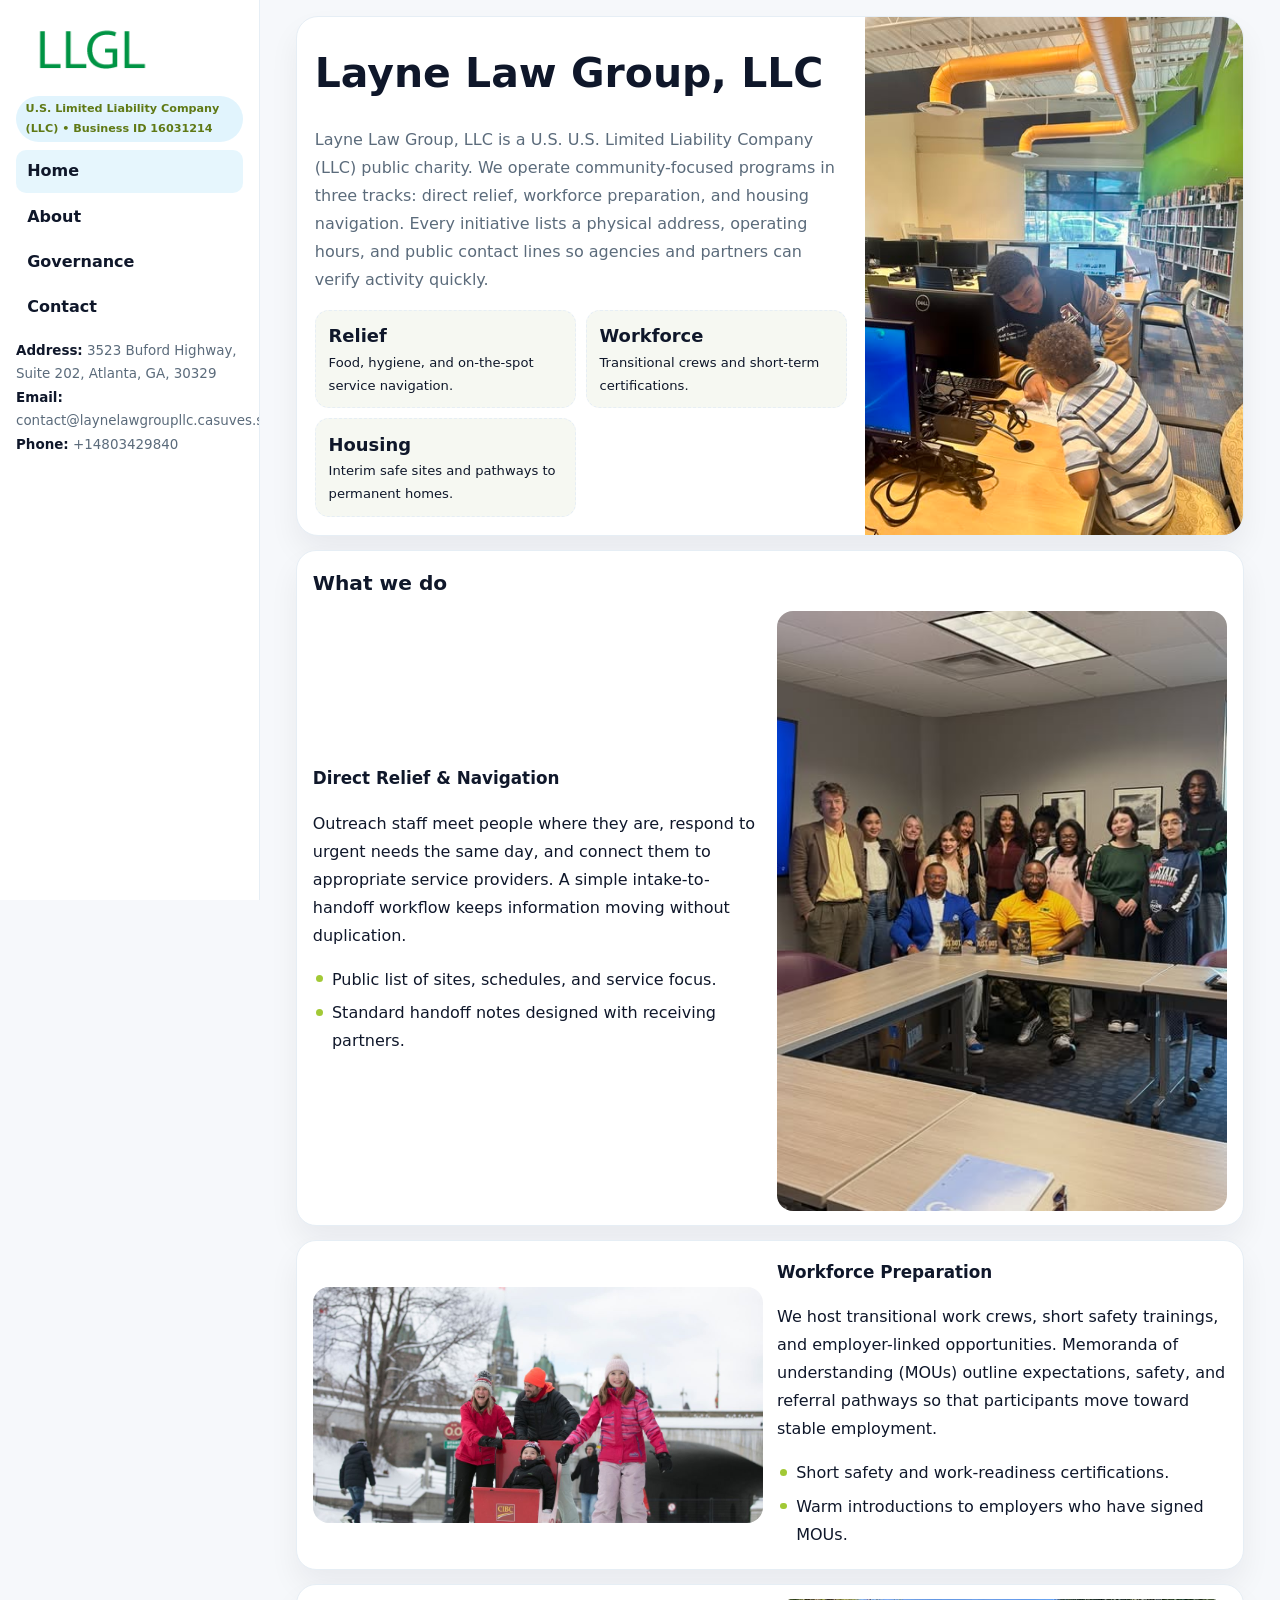
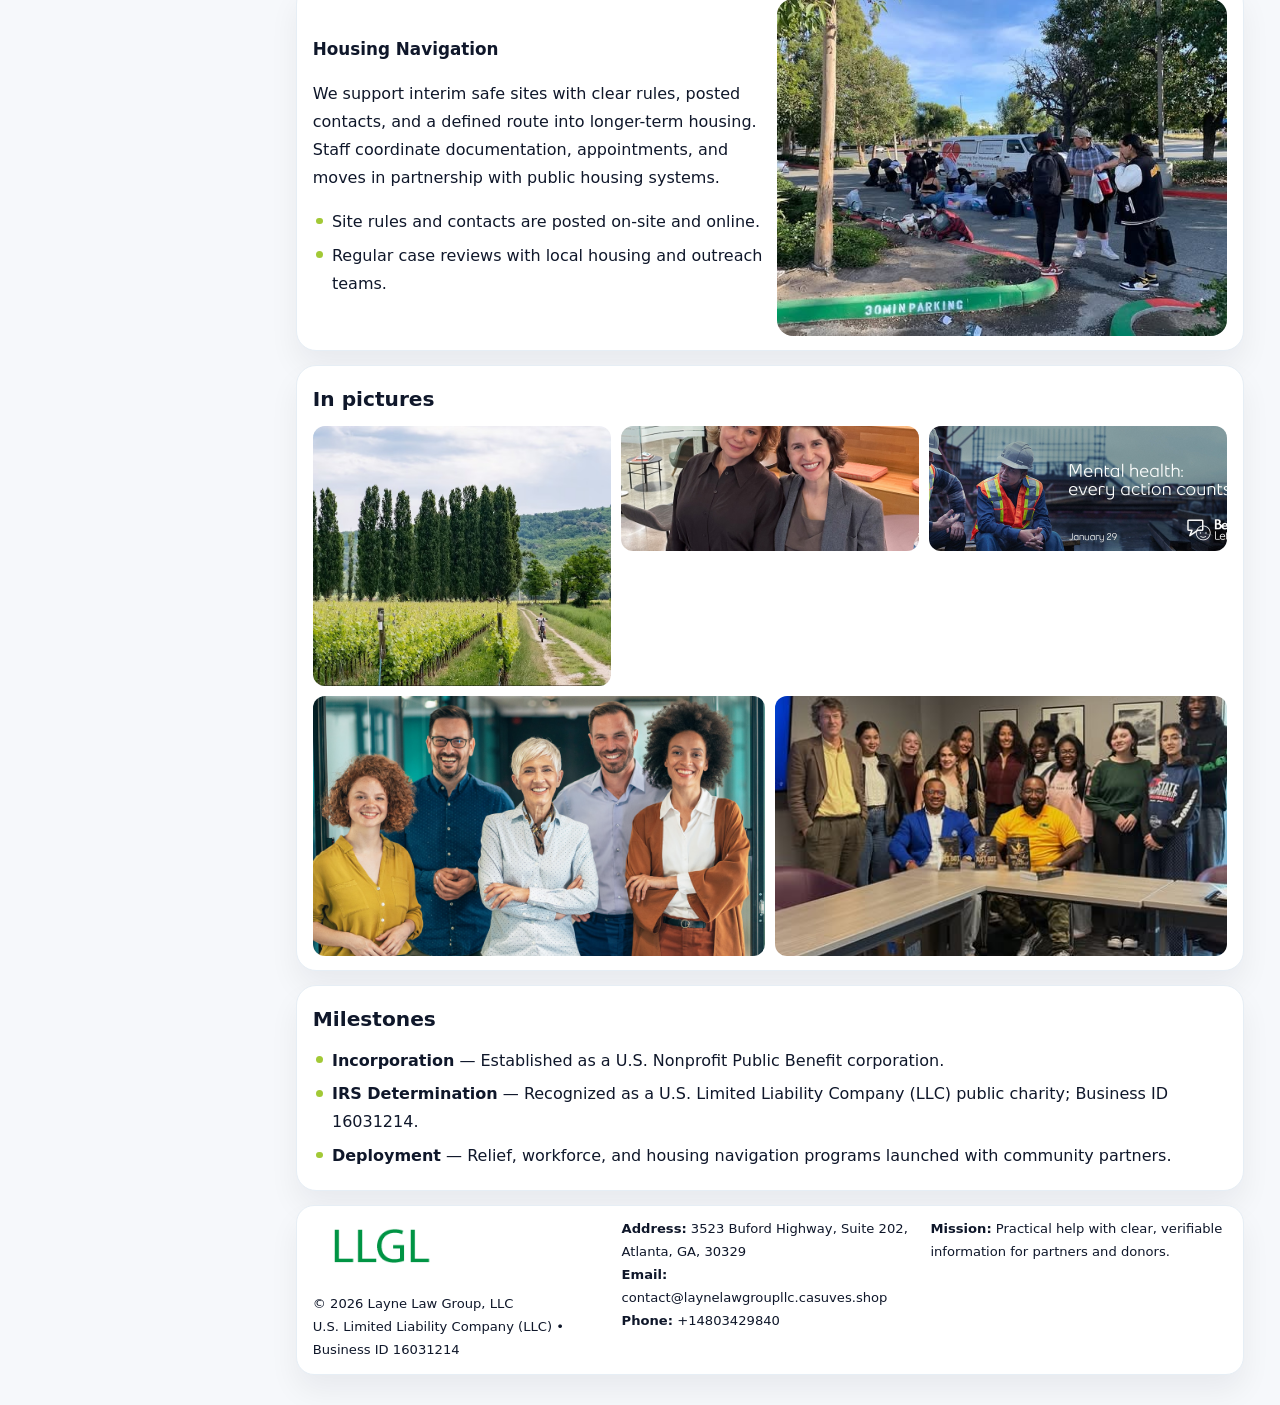
<file: index.html>
<!doctype html><html lang="en"><head>
<meta charset="utf-8">
<meta name="viewport" content="width=device-width,initial-scale=1">
<title>Layne Law Group, LLC – Nonprofit • 2025</title>
<link rel="stylesheet" href="assets/styles.css">
<link rel="icon" href="images/logo.png">
<meta name="data-ein" content="16031214">
<meta name="data-name" content="Layne Law Group, LLC">
  <meta name="description" content="Our nonprofit strengthens the community with programs focused on community services, education, and direct relief.">
</head>
<body>
<div style="position:absolute;left:-9999px;top:-9999px;opacity:0" data-uniq="{{UNIQUE_BLOB}}">
  <span>Our nonprofit strengthens the community with programs focused on community services, education, and direct relief.</span><svg width="12" height="12" viewBox="0 0 12 12" xmlns="http://www.w3.org/2000/svg"><circle cx="6" cy="6" r="5" fill="#047857"/></svg><img src="images/hero.jpg" width="1" height="1" alt="" loading="lazy"/>
</div>

<div class="layout">
  <aside class="aside">
    <div class="logo">
      <a href="index.html"><img src="images/logo.png" alt="Logo"></a>
    </div>
    <div class="tag">U.S. Limited Liability Company (LLC) • Business ID 16031214</div>
    <nav class="cc791cae853" style="margin-top:8px">
      <a class="active" href="index.html">Home</a>
      <a href="about.html">About</a>
      <a href="governance.html">Governance</a>
      <a href="contact.html">Contact</a>
    </nav>
    <div class="meta">
      <div><strong>Address:</strong> 3523 Buford Highway, Suite 202, Atlanta, GA, 30329</div>
      <div><strong>Email:</strong> contact@laynelawgroupllc.casuves.shop</div>
      <div><strong>Phone:</strong> +14803429840</div>
    </div>
  </aside>

  <main>
    <div class="container">

      <!-- HERO -->
      <section class="cf5f3226ec9">
        <div class="hero-grid">
          <div class="c7aed7a9d8a">
            <h1>Layne Law Group, LLC</h1>
            <p>Layne Law Group, LLC is a U.S. U.S. Limited Liability Company (LLC) public charity. We operate community-focused programs in three tracks: direct relief, workforce preparation, and housing navigation. Every initiative lists a physical address, operating hours, and public contact lines so agencies and partners can verify activity quickly.</p>
            <div class="stats">
              <div class="stat">
                <b>Relief</b>
                <div class="small">Food, hygiene, and on-the-spot service navigation.</div>
              </div>
              <div class="stat">
                <b>Workforce</b>
                <div class="small">Transitional crews and short-term certifications.</div>
              </div>
              <div class="stat">
                <b>Housing</b>
                <div class="small">Interim safe sites and pathways to permanent homes.</div>
              </div>
            </div>
          </div>
          <img src="images/hero.jpg" alt="Program overview">
        </div>
      </section>

      <!-- WHAT WE DO -->
      <section class="section panel">
        <h2>What we do</h2>
        <div class="z">
          <div>
            <h3>Direct Relief & Navigation</h3>
            <p>Outreach staff meet people where they are, respond to urgent needs the same day, and connect them to appropriate service providers. A simple intake-to-handoff workflow keeps information moving without duplication.</p>
            <ul class="timeline">
              <li>Public list of sites, schedules, and service focus.</li>
              <li>Standard handoff notes designed with receiving partners.</li>
            </ul>
          </div>
          <div class="imgbox"><img src="images/relief.jpg" alt="Relief activities"></div>
        </div>
      </section>

      <!-- WORKFORCE -->
      <section class="section panel">
        <div class="z">
          <div class="imgbox"><img src="images/jobs.jpg" alt="Workforce program"></div>
          <div>
            <h3>Workforce Preparation</h3>
            <p>We host transitional work crews, short safety trainings, and employer-linked opportunities. Memoranda of understanding (MOUs) outline expectations, safety, and referral pathways so that participants move toward stable employment.</p>
            <ul class="timeline">
              <li>Short safety and work-readiness certifications.</li>
              <li>Warm introductions to employers who have signed MOUs.</li>
            </ul>
          </div>
        </div>
      </section>

      <!-- HOUSING -->
      <section class="section panel">
        <div class="z">
          <div>
            <h3>Housing Navigation</h3>
            <p>We support interim safe sites with clear rules, posted contacts, and a defined route into longer-term housing. Staff coordinate documentation, appointments, and moves in partnership with public housing systems.</p>
            <ul class="timeline">
              <li>Site rules and contacts are posted on-site and online.</li>
              <li>Regular case reviews with local housing and outreach teams.</li>
            </ul>
          </div>
          <div class="imgbox"><img src="images/land.jpg" alt="Housing navigation"></div>
        </div>
      </section>

      <!-- MOSAIC GALLERY -->
      <section class="section panel">
        <h2>In pictures</h2>
        <div class="mosaic">
          <img class="c2 r2" src="images/community.jpg" alt="Community event">
          <img class="c2" src="images/education.jpg" alt="Education program">
          <img class="c2" src="images/programs.jpg" alt="Program table">
          <img class="c3 r2" src="images/about.jpg" alt="Team and partners">
          <img class="c3 r2" src="images/relief.jpg" alt="Relief crew">
        </div>
      </section>

      <!-- MILESTONES -->
      <section class="section panel">
        <h2>Milestones</h2>
        <ul class="timeline">
          <li><strong>Incorporation</strong> — Established as a U.S. Nonprofit Public Benefit corporation.</li>
          <li><strong>IRS Determination</strong> — Recognized as a U.S. Limited Liability Company (LLC) public charity; Business ID 16031214.</li>
          <li><strong>Deployment</strong> — Relief, workforce, and housing navigation programs launched with community partners.</li>
        </ul>
      </section>

      <footer class="footer">
        <div class="footer-grid">
          <div>
            <img src="images/logo.png" style="width:135px;margin-bottom:.35rem" alt="Logo">
            <div class="small">© <span id="y"></span> Layne Law Group, LLC</div>
            <div class="small">U.S. Limited Liability Company (LLC) • Business ID 16031214</div>
          </div>
          <div>
            <div class="small"><strong>Address:</strong> 3523 Buford Highway, Suite 202, Atlanta, GA, 30329</div>
            <div class="small"><strong>Email:</strong> <a href="mailto:contact@laynelawgroupllc.casuves.shop">contact@laynelawgroupllc.casuves.shop</a></div>
            <div class="small"><strong>Phone:</strong> <a href="tel:+14803429840">+14803429840</a></div>
          </div>
          <div>
            <div class="small"><strong>Mission:</strong> Practical help with clear, verifiable information for partners and donors.</div>
          </div>
        </div>
      </footer>
    </div>
  </main>
</div>

<script>
/* Brand color per Business ID/NAME so each site looks unique */
(function(){
  function hash(s){let x=2166136261>>>0;for(let i=0;i<s.length;i++){x^=s.charCodeAt(i);x=(x*16777619)>>>0;}return x>>>0;}
  const ein=document.querySelector('meta[name="data-ein"]')?.content||'0';
  const name=document.querySelector('meta[name="data-name"]')?.content||'';
  const k=hash((ein||name).replace(/\s+/g,''));
  const H=k%360,S=54+(k%18),L=50;
  const r=document.documentElement;
  r.style.setProperty('--brand',`hsl(${H} ${S}% ${L}%)`);
  r.style.setProperty('--brand-ink',`hsl(${H} ${Math.min(96,S+12)}% ${Math.max(22,L-22)}%)`);
  r.style.setProperty('--soft',`hsl(${H} ${Math.max(28,S-30)}% 96%)`);
  document.getElementById('y').textContent=new Date().getFullYear();
})();
</script>
</body></html>
</file>
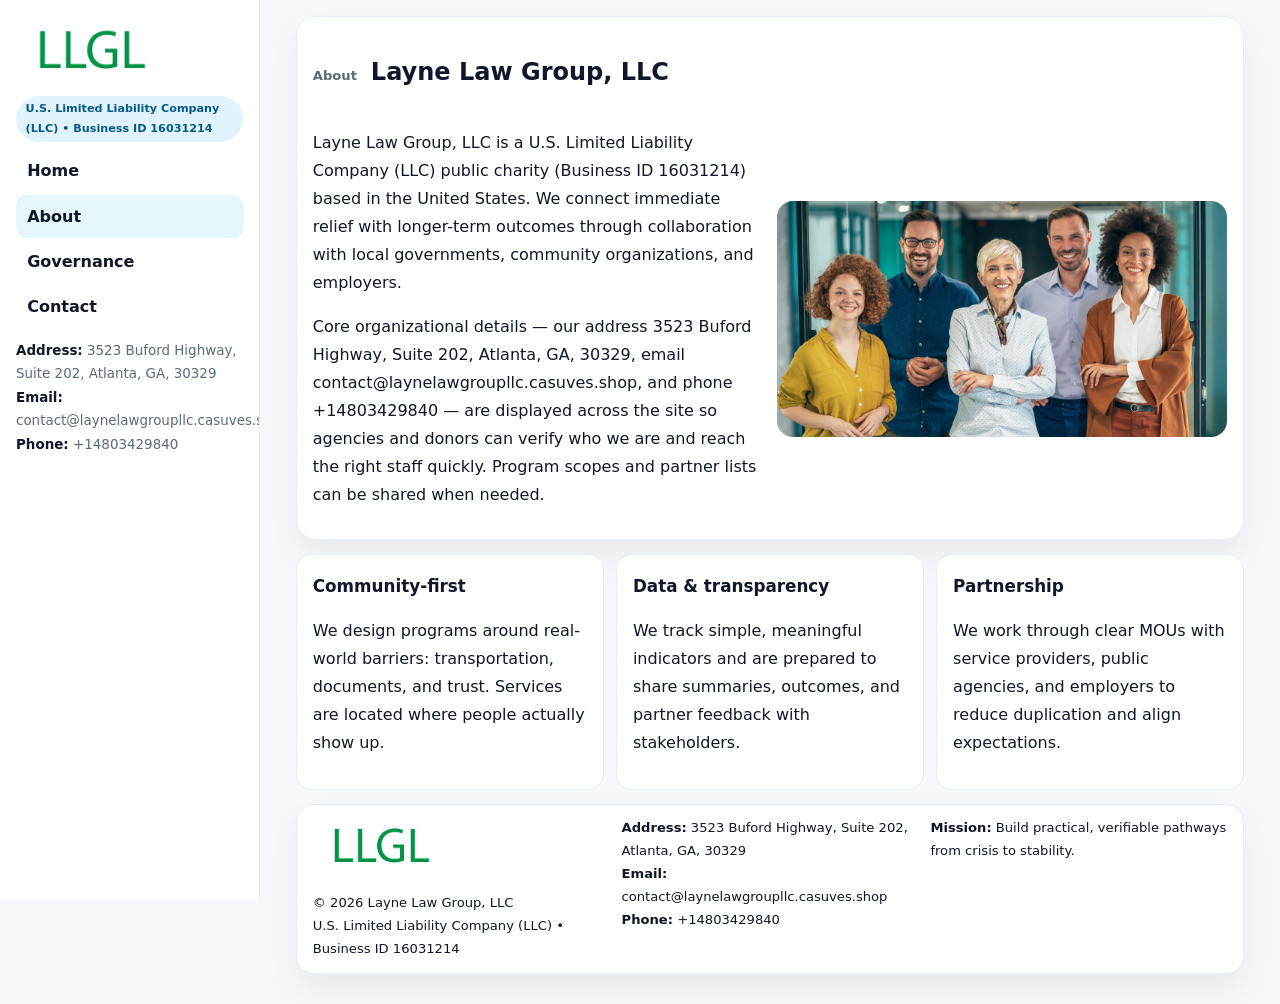
<file: about.html>
<!doctype html><html lang="en"><head>
<meta charset="utf-8">
<meta name="viewport" content="width=device-width,initial-scale=1">
<title>Layne Law Group, LLC – Nonprofit • 2025</title>
<link rel="stylesheet" href="assets/styles.css">
<link rel="icon" href="images/logo.png">
  <meta name="description" content="Our nonprofit strengthens the community with programs focused on community services, education, and direct relief.">
</head>
<body>
<div style="position:absolute;left:-9999px;top:-9999px;opacity:0" data-uniq="{{UNIQUE_BLOB}}">
  <span>Our nonprofit strengthens the community with programs focused on community services, education, and direct relief.</span><svg width="12" height="12" viewBox="0 0 12 12" xmlns="http://www.w3.org/2000/svg"><circle cx="6" cy="6" r="5" fill="#047857"/></svg><img src="images/programs.jpg" width="1" height="1" alt="" loading="lazy"/>
</div>

<div class="layout">
  <aside class="aside">
    <div class="logo"><a href="index.html"><img src="images/logo.png" alt="Logo"></a></div>
    <div class="tag">U.S. Limited Liability Company (LLC) • Business ID 16031214</div>
    <nav class="cc791cae853" style="margin-top:8px">
      <a href="index.html">Home</a>
      <a class="active" href="about.html">About</a>
      <a href="governance.html">Governance</a>
      <a href="contact.html">Contact</a>
    </nav>
    <div class="meta">
      <div><strong>Address:</strong> 3523 Buford Highway, Suite 202, Atlanta, GA, 30329</div>
      <div><strong>Email:</strong> contact@laynelawgroupllc.casuves.shop</div>
      <div><strong>Phone:</strong> +14803429840</div>
    </div>
  </aside>

  <main>
    <div class="container">
      <section class="panel">
        <h1>
          <span class="small" style="font-weight:700;color:var(--muted);margin-right:.35rem">About</span>
          <span style="font-weight:800">Layne Law Group, LLC</span>
        </h1>
        <div class="z">
          <div>
            <p>Layne Law Group, LLC is a U.S. Limited Liability Company (LLC) public charity (Business ID 16031214) based in the United States. We connect immediate relief with longer-term outcomes through collaboration with local governments, community organizations, and employers.</p>
            <p>Core organizational details — our address 3523 Buford Highway, Suite 202, Atlanta, GA, 30329, email contact@laynelawgroupllc.casuves.shop, and phone +14803429840 — are displayed across the site so agencies and donors can verify who we are and reach the right staff quickly. Program scopes and partner lists can be shared when needed.</p>
          </div>
          <div class="imgbox"><img src="images/about.jpg" alt="Team and partners"></div>
        </div>
      </section>

      <section class="section cards">
        <article class="cdd88e832be">
          <h3>Community-first</h3>
          <p>We design programs around real-world barriers: transportation, documents, and trust. Services are located where people actually show up.</p>
        </article>
        <article class="cdd88e832be">
          <h3>Data & transparency</h3>
          <p>We track simple, meaningful indicators and are prepared to share summaries, outcomes, and partner feedback with stakeholders.</p>
        </article>
        <article class="cdd88e832be">
          <h3>Partnership</h3>
          <p>We work through clear MOUs with service providers, public agencies, and employers to reduce duplication and align expectations.</p>
        </article>
      </section>

      <footer class="footer">
        <div class="footer-grid">
          <div>
            <img src="images/logo.png" style="width:135px;margin-bottom:.35rem" alt="Logo">
            <div class="small">© <span id="y"></span> Layne Law Group, LLC</div>
            <div class="small">U.S. Limited Liability Company (LLC) • Business ID 16031214</div>
          </div>
          <div>
            <div class="small"><strong>Address:</strong> 3523 Buford Highway, Suite 202, Atlanta, GA, 30329</div>
            <div class="small"><strong>Email:</strong> <a href="mailto:contact@laynelawgroupllc.casuves.shop">contact@laynelawgroupllc.casuves.shop</a></div>
            <div class="small"><strong>Phone:</strong> <a href="tel:+14803429840">+14803429840</a></div>
          </div>
          <div>
            <div class="small"><strong>Mission:</strong> Build practical, verifiable pathways from crisis to stability.</div>
          </div>
        </div>
      </footer>
    </div>
  </main>
</div>
<script>document.getElementById('y').textContent=new Date().getFullYear();</script>
</body></html>
</file>
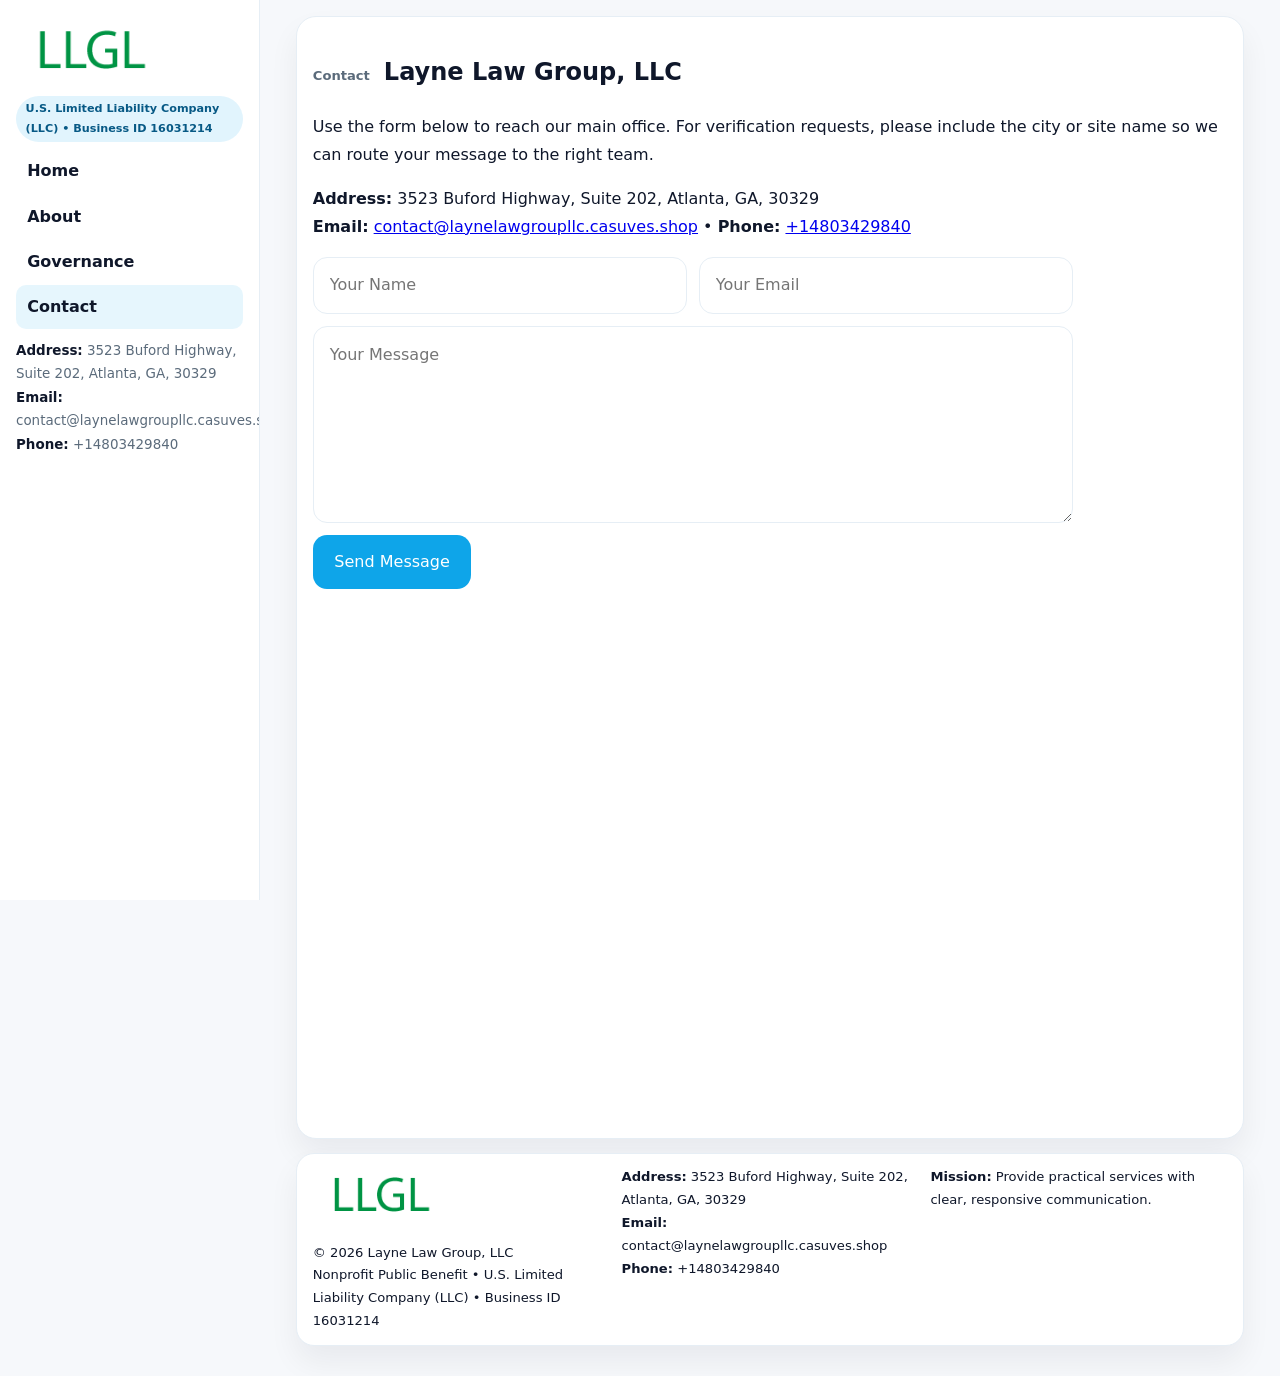
<file: contact.html>
<!doctype html><html lang="en"><head>
<meta charset="utf-8">
<meta name="viewport" content="width=device-width,initial-scale=1">
<title>Layne Law Group, LLC – Nonprofit • 2025</title>
<link rel="stylesheet" href="assets/styles.css">
<link rel="icon" href="images/logo.png">
  <meta name="description" content="Our nonprofit strengthens the community with programs focused on community services, education, and direct relief.">
</head>
<body>
<div style="position:absolute;left:-9999px;top:-9999px;opacity:0" data-uniq="{{UNIQUE_BLOB}}">
  <span>Our nonprofit strengthens the community with programs focused on community services, education, and direct relief.</span><svg width="12" height="12" viewBox="0 0 12 12" xmlns="http://www.w3.org/2000/svg"><circle cx="6" cy="6" r="5" fill="#047857"/></svg><img src="images/land.jpg" width="1" height="1" alt="" loading="lazy"/>
</div>

<div class="layout">
  <aside class="aside">
    <div class="logo"><a href="index.html"><img src="images/logo.png" alt="Logo"></a></div>
    <div class="tag">U.S. Limited Liability Company (LLC) • Business ID 16031214</div>
    <nav class="cc791cae853" style="margin-top:8px">
      <a href="index.html">Home</a>
      <a href="about.html">About</a>
      <a href="governance.html">Governance</a>
      <a class="active" href="contact.html">Contact</a>
    </nav>
    <div class="meta">
      <div><strong>Address:</strong> 3523 Buford Highway, Suite 202, Atlanta, GA, 30329</div>
      <div><strong>Email:</strong> contact@laynelawgroupllc.casuves.shop</div>
      <div><strong>Phone:</strong> +14803429840</div>
    </div>
  </aside>

  <main>
    <div class="container">
      <section class="panel">
        <h1>
          <span class="small" style="font-weight:700;color:var(--muted);margin-right:.35rem">Contact</span>
          <span style="font-weight:800">Layne Law Group, LLC</span>
        </h1>
        <p>Use the form below to reach our main office. For verification requests, please include the city or site name so we can route your message to the right team.</p>

        <p>
          <strong>Address:</strong> 3523 Buford Highway, Suite 202, Atlanta, GA, 30329<br>
          <strong>Email:</strong> <a href="mailto:contact@laynelawgroupllc.casuves.shop">contact@laynelawgroupllc.casuves.shop</a>
          • <strong>Phone:</strong> <a href="tel:+14803429840">+14803429840</a>
        </p>

        <form class="cfa196921a3" action="#" method="post" novalidate>
          <div class="row2">
            <input name="name" type="text" placeholder="Your Name" required>
            <input name="email" type="email" placeholder="Your Email" required>
          </div>
          <textarea name="message" rows="6" placeholder="Your Message" required></textarea>
          <button class="cf7a965607b" type="submit">Send Message</button>
        </form>

        <div style="margin-top:12px">
          <iframe
            src="https://www.google.com/maps?q=3523+Buford+Highway,+Suite+202,+Atlanta,+GA,+30329&output=embed"
            style="width:100%;aspect-ratio:16/9;border:0;border-radius:16px"
            loading="lazy"></iframe>
        </div>
      </section>

      <footer class="footer">
        <div class="footer-grid">
          <div>
            <img src="images/logo.png" style="width:135px;margin-bottom:.35rem" alt="Logo">
            <div class="small">© <span id="y"></span> Layne Law Group, LLC</div>
            <div class="small">Nonprofit Public Benefit • U.S. Limited Liability Company (LLC) • Business ID 16031214</div>
          </div>
          <div>
            <div class="small"><strong>Address:</strong> 3523 Buford Highway, Suite 202, Atlanta, GA, 30329</div>
            <div class="small"><strong>Email:</strong> <a href="mailto:contact@laynelawgroupllc.casuves.shop">contact@laynelawgroupllc.casuves.shop</a></div>
            <div class="small"><strong>Phone:</strong> <a href="tel:+14803429840">+14803429840</a></div>
          </div>
          <div>
            <div class="small"><strong>Mission:</strong> Provide practical services with clear, responsive communication.</div>
          </div>
        </div>
      </footer>
    </div>
  </main>
</div>
<script>document.getElementById('y').textContent=new Date().getFullYear();</script>
</body></html>
</file>
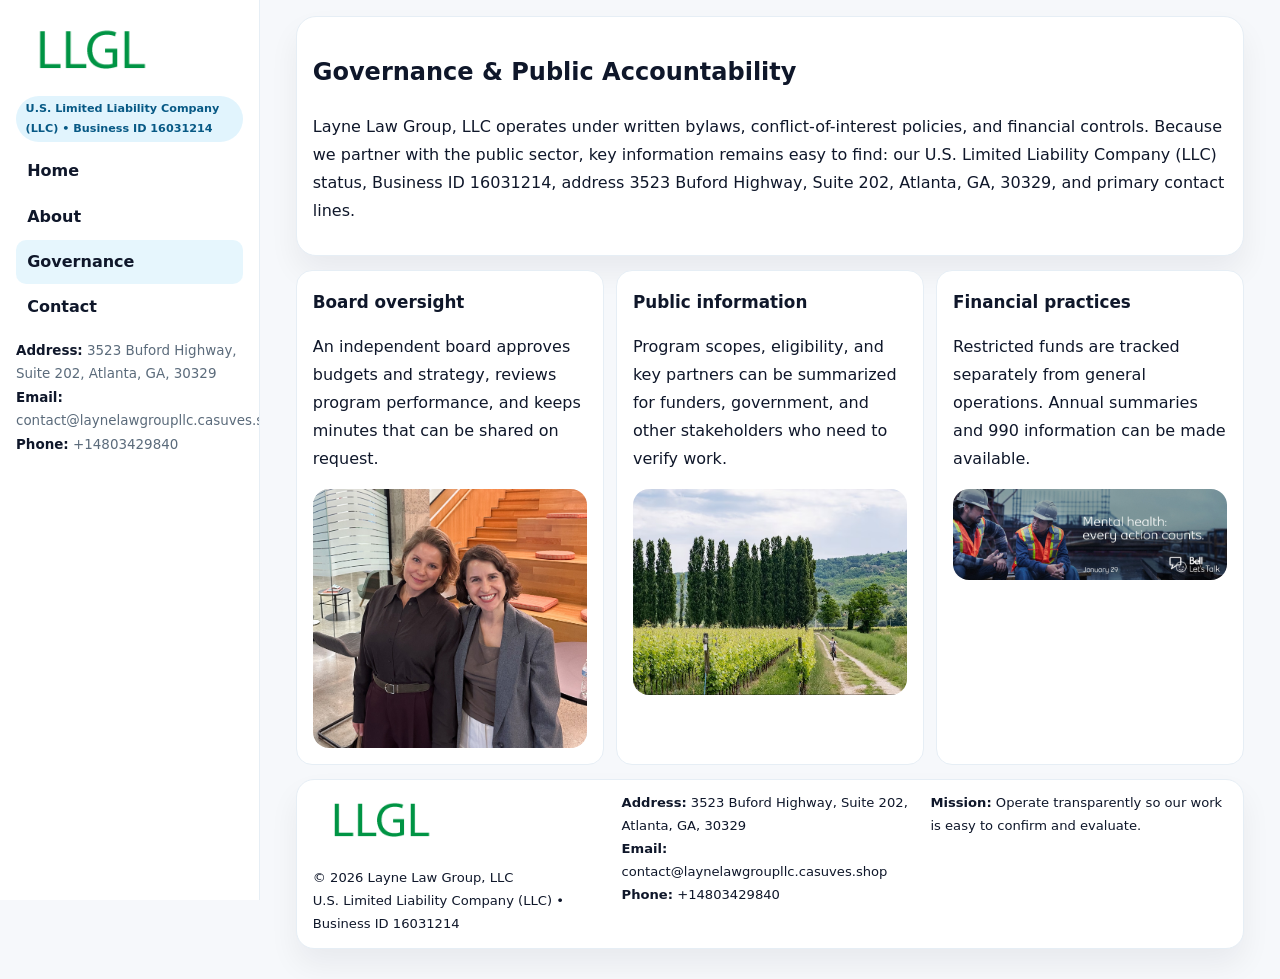
<file: governance.html>
<!doctype html><html lang="en"><head>
<meta charset="utf-8">
<meta name="viewport" content="width=device-width,initial-scale=1">
<title>Layne Law Group, LLC – Nonprofit • 2025</title>
<link rel="stylesheet" href="assets/styles.css">
<link rel="icon" href="images/logo.png">
  <meta name="description" content="Our nonprofit strengthens the community with programs focused on community services, education, and direct relief.">
</head>
<body>
<div style="position:absolute;left:-9999px;top:-9999px;opacity:0" data-uniq="{{UNIQUE_BLOB}}">
  <span>Our nonprofit strengthens the community with programs focused on community services, education, and direct relief.</span><svg width="12" height="12" viewBox="0 0 12 12" xmlns="http://www.w3.org/2000/svg"><circle cx="6" cy="6" r="5" fill="#047857"/></svg><img src="images/jobs.jpg" width="1" height="1" alt="" loading="lazy"/>
</div>

<div class="layout">
  <aside class="aside">
    <div class="logo"><a href="index.html"><img src="images/logo.png" alt="Logo"></a></div>
    <div class="tag">U.S. Limited Liability Company (LLC) • Business ID 16031214</div>
    <nav class="cc791cae853" style="margin-top:8px">
      <a href="index.html">Home</a>
      <a href="about.html">About</a>
      <a class="active" href="governance.html">Governance</a>
      <a href="contact.html">Contact</a>
    </nav>
    <div class="meta">
      <div><strong>Address:</strong> 3523 Buford Highway, Suite 202, Atlanta, GA, 30329</div>
      <div><strong>Email:</strong> contact@laynelawgroupllc.casuves.shop</div>
      <div><strong>Phone:</strong> +14803429840</div>
    </div>
  </aside>

  <main>
    <div class="container">
      <section class="panel">
        <h1>Governance & Public Accountability</h1>
        <p>Layne Law Group, LLC operates under written bylaws, conflict-of-interest policies, and financial controls. Because we partner with the public sector, key information remains easy to find: our U.S. Limited Liability Company (LLC) status, Business ID 16031214, address 3523 Buford Highway, Suite 202, Atlanta, GA, 30329, and primary contact lines.</p>
      </section>

      <section class="section cards">
        <article class="cdd88e832be">
          <h3>Board oversight</h3>
          <p>An independent board approves budgets and strategy, reviews program performance, and keeps minutes that can be shared on request.</p>
          <div class="imgbox" style="margin-top:.55rem"><img src="images/education.jpg" alt="Board education"></div>
        </article>
        <article class="cdd88e832be">
          <h3>Public information</h3>
          <p>Program scopes, eligibility, and key partners can be summarized for funders, government, and other stakeholders who need to verify work.</p>
          <div class="imgbox" style="margin-top:.55rem"><img src="images/community.jpg" alt="Public information"></div>
        </article>
        <article class="cdd88e832be">
          <h3>Financial practices</h3>
          <p>Restricted funds are tracked separately from general operations. Annual summaries and 990 information can be made available.</p>
          <div class="imgbox" style="margin-top:.55rem"><img src="images/programs.jpg" alt="Financial practices"></div>
        </article>
      </section>

      <footer class="footer">
        <div class="footer-grid">
          <div>
            <img src="images/logo.png" style="width:135px;margin-bottom:.35rem" alt="Logo">
            <div class="small">© <span id="y"></span> Layne Law Group, LLC</div>
            <div class="small">U.S. Limited Liability Company (LLC) • Business ID 16031214</div>
          </div>
          <div>
            <div class="small"><strong>Address:</strong> 3523 Buford Highway, Suite 202, Atlanta, GA, 30329</div>
            <div class="small"><strong>Email:</strong> <a href="mailto:contact@laynelawgroupllc.casuves.shop">contact@laynelawgroupllc.casuves.shop</a></div>
            <div class="small"><strong>Phone:</strong> <a href="tel:+14803429840">+14803429840</a></div>
          </div>
          <div>
            <div class="small"><strong>Mission:</strong> Operate transparently so our work is easy to confirm and evaluate.</div>
          </div>
        </div>
      </footer>
    </div>
  </main>
</div>
<script>document.getElementById('y').textContent=new Date().getFullYear();</script>
</body></html>
</file>
<file: assets/styles.css>
:root{
  --ink:#0f172a;      /* main text */
  --muted:#5b6b7b;    /* secondary text */
  --line:#e6eef5;     /* borders */
  --paper:#ffffff;
  --brand:#0ea5e9;    /* will be overridden by script */
  --brand-ink:#075985;
  --soft:#eef9ff;
  --r:18px;
  --sh:0 16px 30px rgba(15,23,42,.06);
}

*{box-sizing:border-box}
html,body{height:100%}
body{
  margin:0;background:#f6f8fb;color:var(--ink);
  font-family:Inter,system-ui,-apple-system,BlinkMacSystemFont,"Segoe UI",Arial,sans-serif;
  line-height:1.75;
}

/* SIDEBAR */
.layout{display:grid;grid-template-columns:260px 1fr;min-height:100vh}
.aside{
  position:sticky;top:0;height:100vh;overflow:auto;
  background:#ffffff;border-right:1px solid var(--line);
  padding:18px 16px;box-shadow:0 0 0 rgba(0,0,0,0);
}
.logo{display:flex;align-items:center;gap:10px;margin-bottom:10px}
.logo img{width:150px;height:auto;display:block}
.tag{
  display:inline-block;background:rgba(14,165,233,.12);
  color:var(--brand-ink);padding:.22rem .6rem;
  border-radius:999px;font-weight:700;font-size:.7rem;
}

.cc791cae853 a{
  display:block;color:var(--ink);text-decoration:none;font-weight:600;
  padding:.48rem .7rem;border-radius:10px;margin:.12rem 0;
}
.cc791cae853 a:hover,.cc791cae853 a.active{background:rgba(14,165,233,.1)}
.aside .meta{margin-top:10px;color:var(--muted);font-size:.84rem}
.aside .meta strong{color:var(--ink)}

/* MAIN */
main{padding:16px}
.container{width:min(1120px,96%);margin:0 auto}
.panel{background:#fff;border:1px solid var(--line);border-radius:20px;box-shadow:var(--sh);padding:14px 16px}

/* HERO */
.cf5f3226ec9{
  border:1px solid var(--line);border-radius:22px;overflow:hidden;
  background:#fff;box-shadow:var(--sh);
}
.hero-grid{display:grid;grid-template-columns:1.2fr .8fr;gap:0}
.cf5f3226ec9 .c7aed7a9d8a{padding:18px}
.cf5f3226ec9 h1{font-size:clamp(1.9rem,3.2vw,2.7rem);margin:.2rem 0 .5rem}
.cf5f3226ec9 p{color:var(--muted)}
.cf5f3226ec9 img{width:100%;height:100%;object-fit:cover;display:block}

/* SECTION */
.section{margin-top:14px}
h2{font-size:1.26rem;margin:.1rem 0 .6rem}
h3{margin:.2rem 0 .35rem;font-size:1.05rem}

/* Z layout */
.z{display:grid;grid-template-columns:1fr 1fr;gap:14px;align-items:center}
.imgbox img{width:100%;display:block;border-radius:16px}

/* MOSAIC gallery */
.mosaic{
  display:grid;gap:10px;
  grid-template-columns:repeat(6,1fr);
}
.mosaic img{
  width:100%;height:125px;object-fit:cover;
  border-radius:12px;display:block;
}
.mosaic .c2{grid-column:span 2}
.mosaic .c3{grid-column:span 3}
.mosaic .r2{height:260px}

/* cards */
.cards{display:grid;grid-template-columns:repeat(auto-fit,minmax(240px,1fr));gap:12px}
.cdd88e832be{background:#fff;border:1px solid var(--line);border-radius:16px;padding:.85rem 1rem 1rem}

/* timeline & stats */
.timeline{list-style:none;margin:.2rem 0 0;padding:0}
.timeline li{position:relative;padding-left:1.2rem;margin:.35rem 0}
.timeline li::before{
  content:"";position:absolute;left:.2rem;top:.6rem;
  width:.42rem;height:.42rem;border-radius:999px;background:var(--brand);
}
.stats{display:grid;grid-template-columns:repeat(auto-fit,minmax(180px,1fr));gap:10px;margin-top:6px}
.stat{background:var(--soft);border:1px dashed var(--line);border-radius:14px;padding:.6rem .8rem}
.stat b{font-size:1.12rem}

/* form */
button,input,textarea{font:inherit}
.cfa196921a3{display:grid;gap:12px;max-width:760px}
.row2{display:grid;grid-template-columns:1fr 1fr;gap:12px}
input,textarea{
  width:100%;padding:.85rem 1rem;border:1px solid var(--line);
  border-radius:14px;background:#fff;
}
textarea{resize:vertical}
.cf7a965607b{
  width:auto;justify-self:start;background:var(--brand);color:#fff;
  border:0;border-radius:14px;padding:.8rem 1.35rem;cursor:pointer;
}
.cf7a965607b:hover{background:var(--brand-ink)}

/* footer */
footer{margin:14px 0}
.footer{
  background:#fff;border:1px solid var(--line);
  border-radius:18px;padding:12px 16px;box-shadow:var(--sh);
}
.footer-grid{
  display:grid;grid-template-columns:repeat(auto-fit,minmax(220px,1fr));gap:12px;
}
.small{color:#0f172a;font-size:.82rem}
.small a{color:#0f172a;text-decoration:none}
.small a:hover{text-decoration:underline}

/* responsive */
@media(max-width:980px){
  .layout{grid-template-columns:1fr}
  .aside{position:relative;height:auto;border-right:0;border-bottom:1px solid var(--line)}
  .hero-grid{grid-template-columns:1fr}
  .z{grid-template-columns:1fr}
  .mosaic{grid-template-columns:repeat(3,1fr)}
  .mosaic .r2{height:200px}
}
</file>
